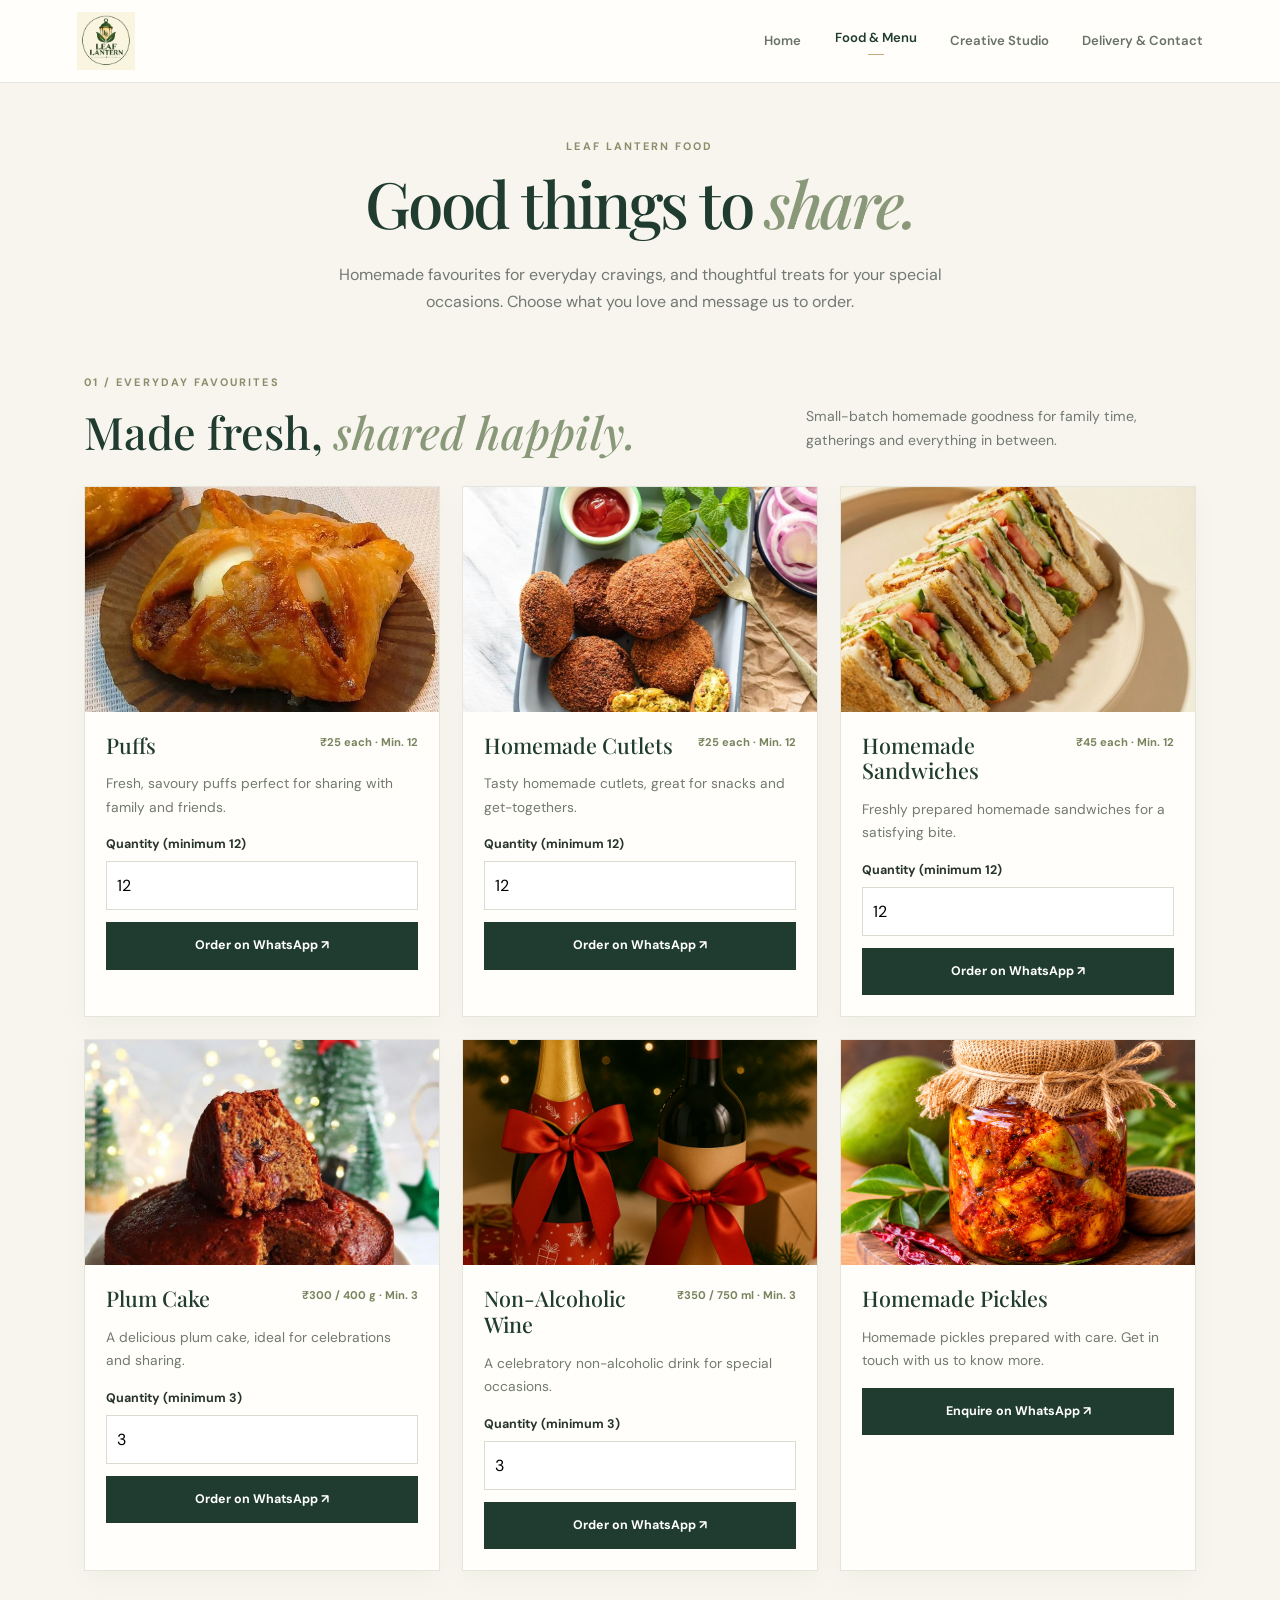
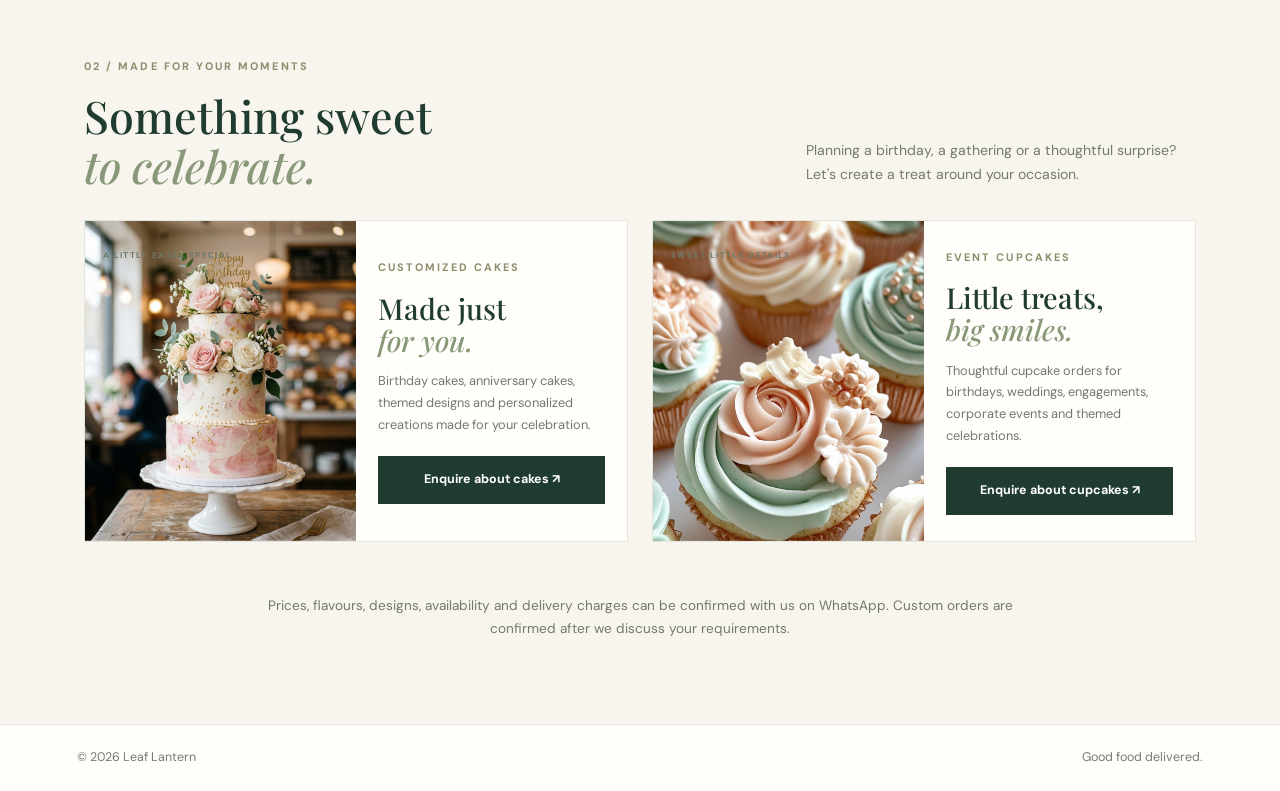
<file: index.html>
<!DOCTYPE html>
<html lang="en">
<head>
    <meta charset="UTF-8">
    <meta name="viewport" content="width=device-width, initial-scale=1">

    <meta name="description" content="Homemade favourites, customized cakes and event cupcakes from Leaf Lantern Food.">

    <title>Food &amp; Menu | Leaf Lantern</title>

    <link rel="stylesheet" href="styles.css">

    <style>
        /* Cake and cupcake photo styling */
        .occasion-visual {
            position: relative;
            overflow: hidden;
        }

        .occasion-photo {
            display: block;
            position: absolute;
            inset: 0;
            width: 100%;
            height: 100%;
            object-fit: cover;
            object-position: center;
            z-index: 0;
        }

        .occasion-visual .visual-label {
            position: relative;
            z-index: 1;
        }
    </style>
</head>

<body>

<header class="site-header">
    <a class="brand" href="index.html">
        <img src="assets/Leaf Lantern_ Good Food Delivered.png" alt="Leaf Lantern">
    </a>

    <button class="menu-toggle" aria-label="Toggle navigation" aria-expanded="false">
        ☰
    </button>

    <nav class="nav">
        <a href="index.html">Home</a>
        <a class="active" href="menu.html">Food &amp; Menu</a>
        <a href="creative-studio.html">Creative Studio</a>
        <a href="delivery.html">Delivery &amp; Contact</a>
    </nav>
</header>

<main class="page-main">

    <!-- PAGE INTRODUCTION -->
    <section class="page-heading">
        <p class="eyebrow">LEAF LANTERN FOOD</p>

        <h1>Good things to <em>share.</em></h1>

        <p>
            Homemade favourites for everyday cravings, and thoughtful treats
            for your special occasions. Choose what you love and message us to order.
        </p>
    </section>


    <!-- EVERYDAY FOOD PRODUCTS -->
    <section class="menu-category">

        <div class="category-heading">
            <div>
                <p class="eyebrow">01 / EVERYDAY FAVOURITES</p>
                <h2>Made fresh, <em>shared happily.</em></h2>
            </div>

            <p>
                Small-batch homemade goodness for family time, gatherings
                and everything in between.
            </p>
        </div>

        <section class="product-grid">

            <!-- PUFFS -->
            <article class="product-card">
                <div class="product-art">
                    <img src="assets/puffs.jpg.jpeg" alt="Freshly baked puffs">
                </div>

                <div class="product-info">
                    <div class="product-top">
                        <h2>Puffs</h2>
                        <span class="tag">₹25 each · Min. 12</span>
                    </div>

                    <p>
                        Fresh, savoury puffs perfect for sharing with family and friends.
                    </p>

                    <label for="qty-puffs">Quantity (minimum 12)</label>
                    <input id="qty-puffs" type="number" min="12" step="1" value="12">

                    <button class="order-button"
                        onclick="orderProduct('Puffs',25,12,'qty-puffs')">
                        Order on WhatsApp ↗
                    </button>
                </div>
            </article>


            <!-- HOMEMADE CUTLETS -->
            <article class="product-card">
                <div class="product-art">
                    <img src="assets/cutlet.jpg.jpeg" alt="Homemade cutlets">
                </div>

                <div class="product-info">
                    <div class="product-top">
                        <h2>Homemade Cutlets</h2>
                        <span class="tag">₹25 each · Min. 12</span>
                    </div>

                    <p>
                        Tasty homemade cutlets, great for snacks and get-togethers.
                    </p>

                    <label for="qty-cutlets">Quantity (minimum 12)</label>
                    <input id="qty-cutlets" type="number" min="12" step="1" value="12">

                    <button class="order-button"
                        onclick="orderProduct('Homemade Cutlets',25,12,'qty-cutlets')">
                        Order on WhatsApp ↗
                    </button>
                </div>
            </article>


            <!-- HOMEMADE SANDWICHES -->
            <article class="product-card">
                <div class="product-art">
                    <img src="assets/sandwich.jpg.jpeg" alt="Homemade sandwiches">
                </div>

                <div class="product-info">
                    <div class="product-top">
                        <h2>Homemade Sandwiches</h2>
                        <span class="tag">₹45 each · Min. 12</span>
                    </div>

                    <p>
                        Freshly prepared homemade sandwiches for a satisfying bite.
                    </p>

                    <label for="qty-sandwiches">Quantity (minimum 12)</label>
                    <input id="qty-sandwiches" type="number" min="12" step="1" value="12">

                    <button class="order-button"
                        onclick="orderProduct('Homemade Sandwiches',45,12,'qty-sandwiches')">
                        Order on WhatsApp ↗
                    </button>
                </div>
            </article>


            <!-- PLUM CAKE -->
            <article class="product-card">
                <div class="product-art">
                    <img src="assets/plum-cake.jpg.jpeg" alt="Homemade plum cake">
                </div>

                <div class="product-info">
                    <div class="product-top">
                        <h2>Plum Cake</h2>
                        <span class="tag">₹300 / 400 g · Min. 3</span>
                    </div>

                    <p>
                        A delicious plum cake, ideal for celebrations and sharing.
                    </p>

                    <label for="qty-cake">Quantity (minimum 3)</label>
                    <input id="qty-cake" type="number" min="3" step="1" value="3">

                    <button class="order-button"
                        onclick="orderProduct('Plum Cake',300,3,'qty-cake')">
                        Order on WhatsApp ↗
                    </button>
                </div>
            </article>


            <!-- NON-ALCOHOLIC WINE -->
            <article class="product-card">
                <div class="product-art">
                    <img src="assets/wine.jpg.webp" alt="Non-alcoholic wine">
                </div>

                <div class="product-info">
                    <div class="product-top">
                        <h2>Non-Alcoholic Wine</h2>
                        <span class="tag">₹350 / 750 ml · Min. 3</span>
                    </div>

                    <p>
                        A celebratory non-alcoholic drink for special occasions.
                    </p>

                    <label for="qty-wine">Quantity (minimum 3)</label>
                    <input id="qty-wine" type="number" min="3" step="1" value="3">

                    <button class="order-button"
                        onclick="orderProduct('Non-Alcoholic Wine',350,3,'qty-wine')">
                        Order on WhatsApp ↗
                    </button>
                </div>
            </article>


            <!-- HOMEMADE PICKLES -->
            <article class="product-card">
                <div class="product-art">
                    <img src="assets/homemade-pickles.png"
                         alt="Homemade mango pickles">
                </div>

                <div class="product-info">
                    <div class="product-top">
                        <h2>Homemade Pickles</h2>
                    </div>

                    <p>
                        Homemade pickles prepared with care. Get in touch
                        with us to know more.
                    </p>

                    <button class="order-button"
                        onclick="enquireWhatsApp('Hello Leaf Lantern! I would like to enquire about homemade pickles. Please share the available options and details.')">
                        Enquire on WhatsApp ↗
                    </button>
                </div>
            </article>

        </section>
    </section>


    <!-- CUSTOMIZED CAKES AND EVENT CUPCAKES -->
    <section class="occasion-section">

        <div class="category-heading">
            <div>
                <p class="eyebrow">02 / MADE FOR YOUR MOMENTS</p>

                <h2>
                    Something sweet<br>
                    <em>to celebrate.</em>
                </h2>
            </div>

            <p>
                Planning a birthday, a gathering or a thoughtful surprise?
                Let's create a treat around your occasion.
            </p>
        </div>


        <div class="occasion-grid">

            <!-- CUSTOMIZED CAKES -->
            <article class="occasion-card cake-feature">

                <div class="occasion-visual cake-visual">

                    <span class="visual-label">A LITTLE EXTRA SPECIAL</span>

                    <img
                        class="occasion-photo"
                        src="assets/customized-birthday-cake.jpg.png"
                        alt="Customized birthday cake made for your celebration"
                        loading="lazy"
                    >

                </div>

                <div class="occasion-copy">

                    <p class="eyebrow">CUSTOMIZED CAKES</p>

                    <h3>
                        Made just<br>
                        <em>for you.</em>
                    </h3>

                    <p>
                        Birthday cakes, anniversary cakes, themed designs
                        and personalized creations made for your celebration.
                    </p>

                    <button class="order-button"
                        onclick="enquireWhatsApp('Hello Leaf Lantern! I would like to enquire about a customized cake. Please share your designs, catalogue and pricing.')">
                        Enquire about cakes ↗
                    </button>

                </div>
            </article>


            <!-- EVENT CUPCAKES -->
            <article class="occasion-card cupcake-feature">

                <div class="occasion-visual cupcake-visual">

                    <span class="visual-label">SWEET LITTLE DETAILS</span>

                    <img
                        class="occasion-photo"
                        src="assets/event-cupcakes.jpg.png"
                        alt="Decorated cupcakes for birthdays and special events"
                        loading="lazy"
                    >

                </div>

                <div class="occasion-copy">

                    <p class="eyebrow">EVENT CUPCAKES</p>

                    <h3>
                        Little treats,<br>
                        <em>big smiles.</em>
                    </h3>

                    <p>
                        Thoughtful cupcake orders for birthdays, weddings,
                        engagements, corporate events and themed celebrations.
                    </p>

                    <button class="order-button"
                        onclick="enquireWhatsApp('Hello Leaf Lantern! I would like to enquire about event cupcakes. Please share your designs, catalogue and pricing.')">
                        Enquire about cupcakes ↗
                    </button>

                </div>
            </article>

        </div>
    </section>


    <!-- ORDER INFORMATION -->
    <p class="menu-footnote">
        Prices, flavours, designs, availability and delivery charges can be
        confirmed with us on WhatsApp. Custom orders are confirmed after we
        discuss your requirements.
    </p>

</main>


<!-- FOOTER -->
<footer>
    <span>© <span id="year"></span> Leaf Lantern</span>
    <span>Good food delivered.</span>
</footer>


<script src="script.js"></script>

</body>
</html>
</file>
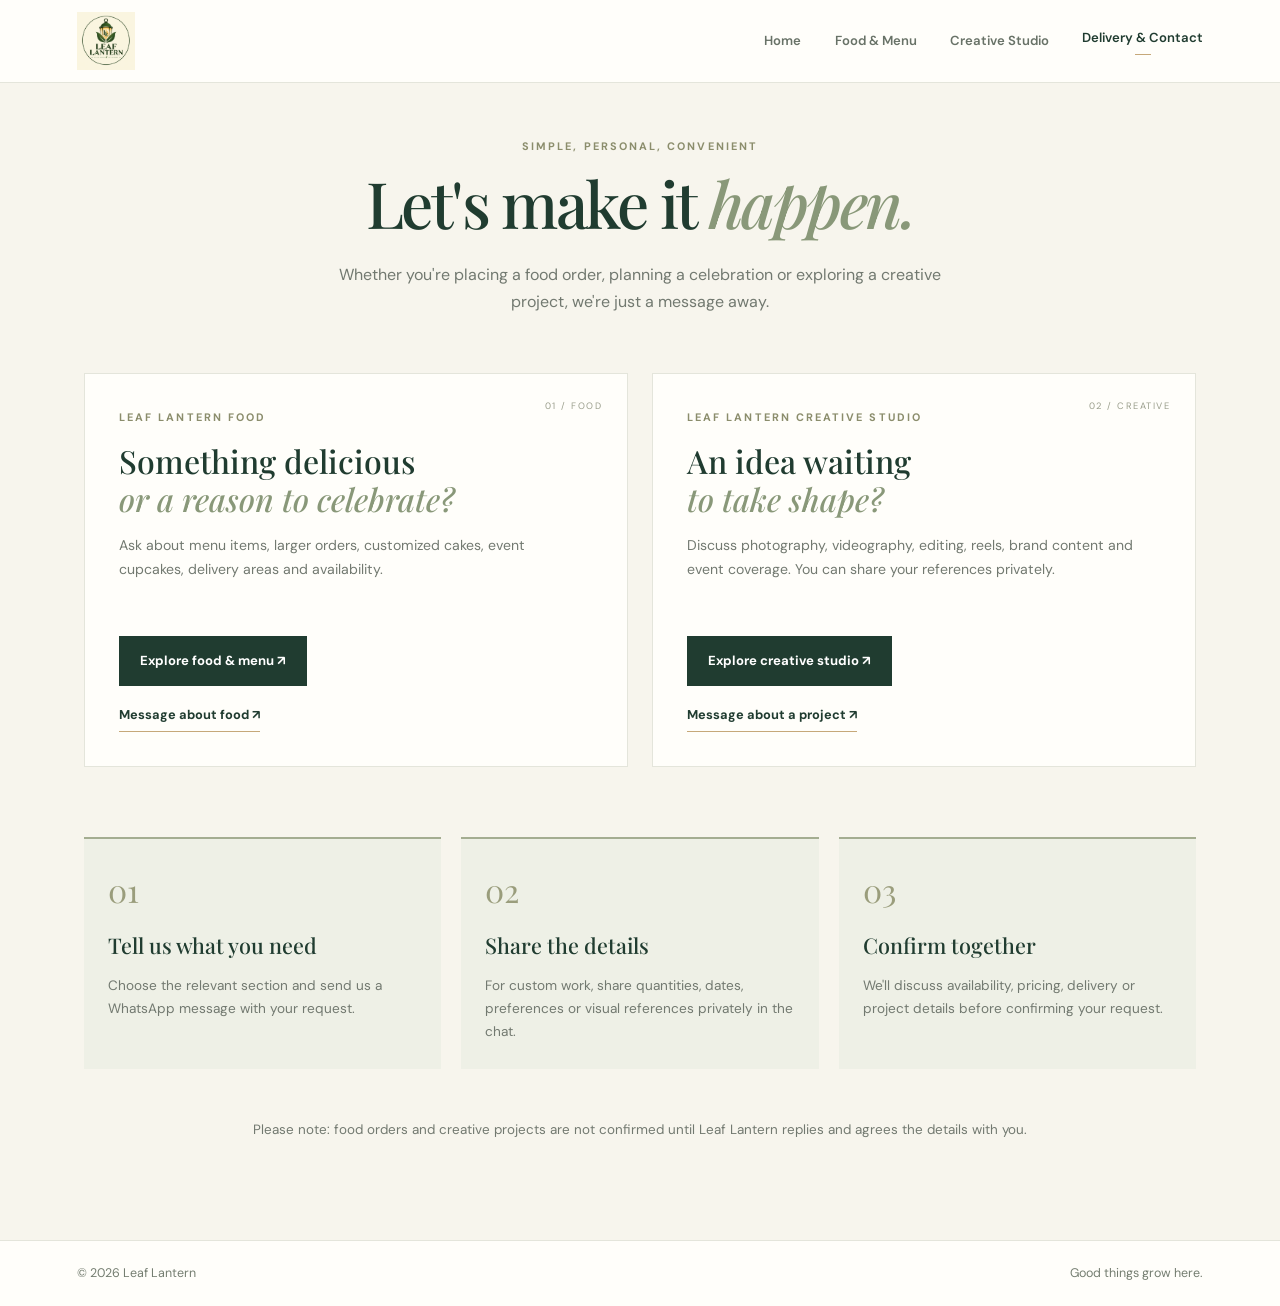
<file: delivery.html>
<!DOCTYPE html><html lang="en"><head><meta charset="UTF-8"><meta name="viewport" content="width=device-width, initial-scale=1"><meta name="description" content="Contact Leaf Lantern for food orders, custom cakes, event cupcakes and creative studio enquiries."><title>Delivery &amp; Contact | Leaf Lantern</title><link rel="stylesheet" href="styles.css"></head><body>
<header class="site-header"><a class="brand" href="index.html"><img src="assets/Leaf Lantern_ Good Food Delivered.png" alt="Leaf Lantern"></a><button class="menu-toggle" aria-label="Toggle navigation" aria-expanded="false">☰</button><nav class="nav"><a href="index.html">Home</a><a href="menu.html">Food &amp; Menu</a><a href="creative-studio.html">Creative Studio</a><a class="active" href="delivery.html">Delivery &amp; Contact</a></nav></header>
<main class="page-main"><section class="page-heading"><p class="eyebrow">SIMPLE, PERSONAL, CONVENIENT</p><h1>Let's make it <em>happen.</em></h1><p>Whether you're placing a food order, planning a celebration or exploring a creative project, we're just a message away.</p></section>
<section class="contact-choice"><article><span class="contact-index">01 / FOOD</span><p class="eyebrow">LEAF LANTERN FOOD</p><h2>Something delicious<br><em>or a reason to celebrate?</em></h2><p>Ask about menu items, larger orders, customized cakes, event cupcakes, delivery areas and availability.</p><a class="button" href="menu.html">Explore food &amp; menu ↗</a><button class="text-button" onclick="enquireWhatsApp('Hello Leaf Lantern Food! I would like to enquire about an order. Please help me with availability and details.')">Message about food ↗</button></article>
<article><span class="contact-index">02 / CREATIVE</span><p class="eyebrow">LEAF LANTERN CREATIVE STUDIO</p><h2>An idea waiting<br><em>to take shape?</em></h2><p>Discuss photography, videography, editing, reels, brand content and event coverage. You can share your references privately.</p><a class="button" href="creative-studio.html">Explore creative studio ↗</a><button class="text-button" onclick="enquireWhatsApp('Hello Leaf Lantern Creative Studio! I would like to enquire about a creative project.')">Message about a project ↗</button></article></section>
<section class="steps"><article><span class="step-number">01</span><h2>Tell us what you need</h2><p>Choose the relevant section and send us a WhatsApp message with your request.</p></article><article><span class="step-number">02</span><h2>Share the details</h2><p>For custom work, share quantities, dates, preferences or visual references privately in the chat.</p></article><article><span class="step-number">03</span><h2>Confirm together</h2><p>We'll discuss availability, pricing, delivery or project details before confirming your request.</p></article></section>
<p class="small-note">Please note: food orders and creative projects are not confirmed until Leaf Lantern replies and agrees the details with you.</p></main><footer><span>© <span id="year"></span> Leaf Lantern</span><span>Good things grow here.</span></footer><script src="script.js"></script></body></html>
</file>
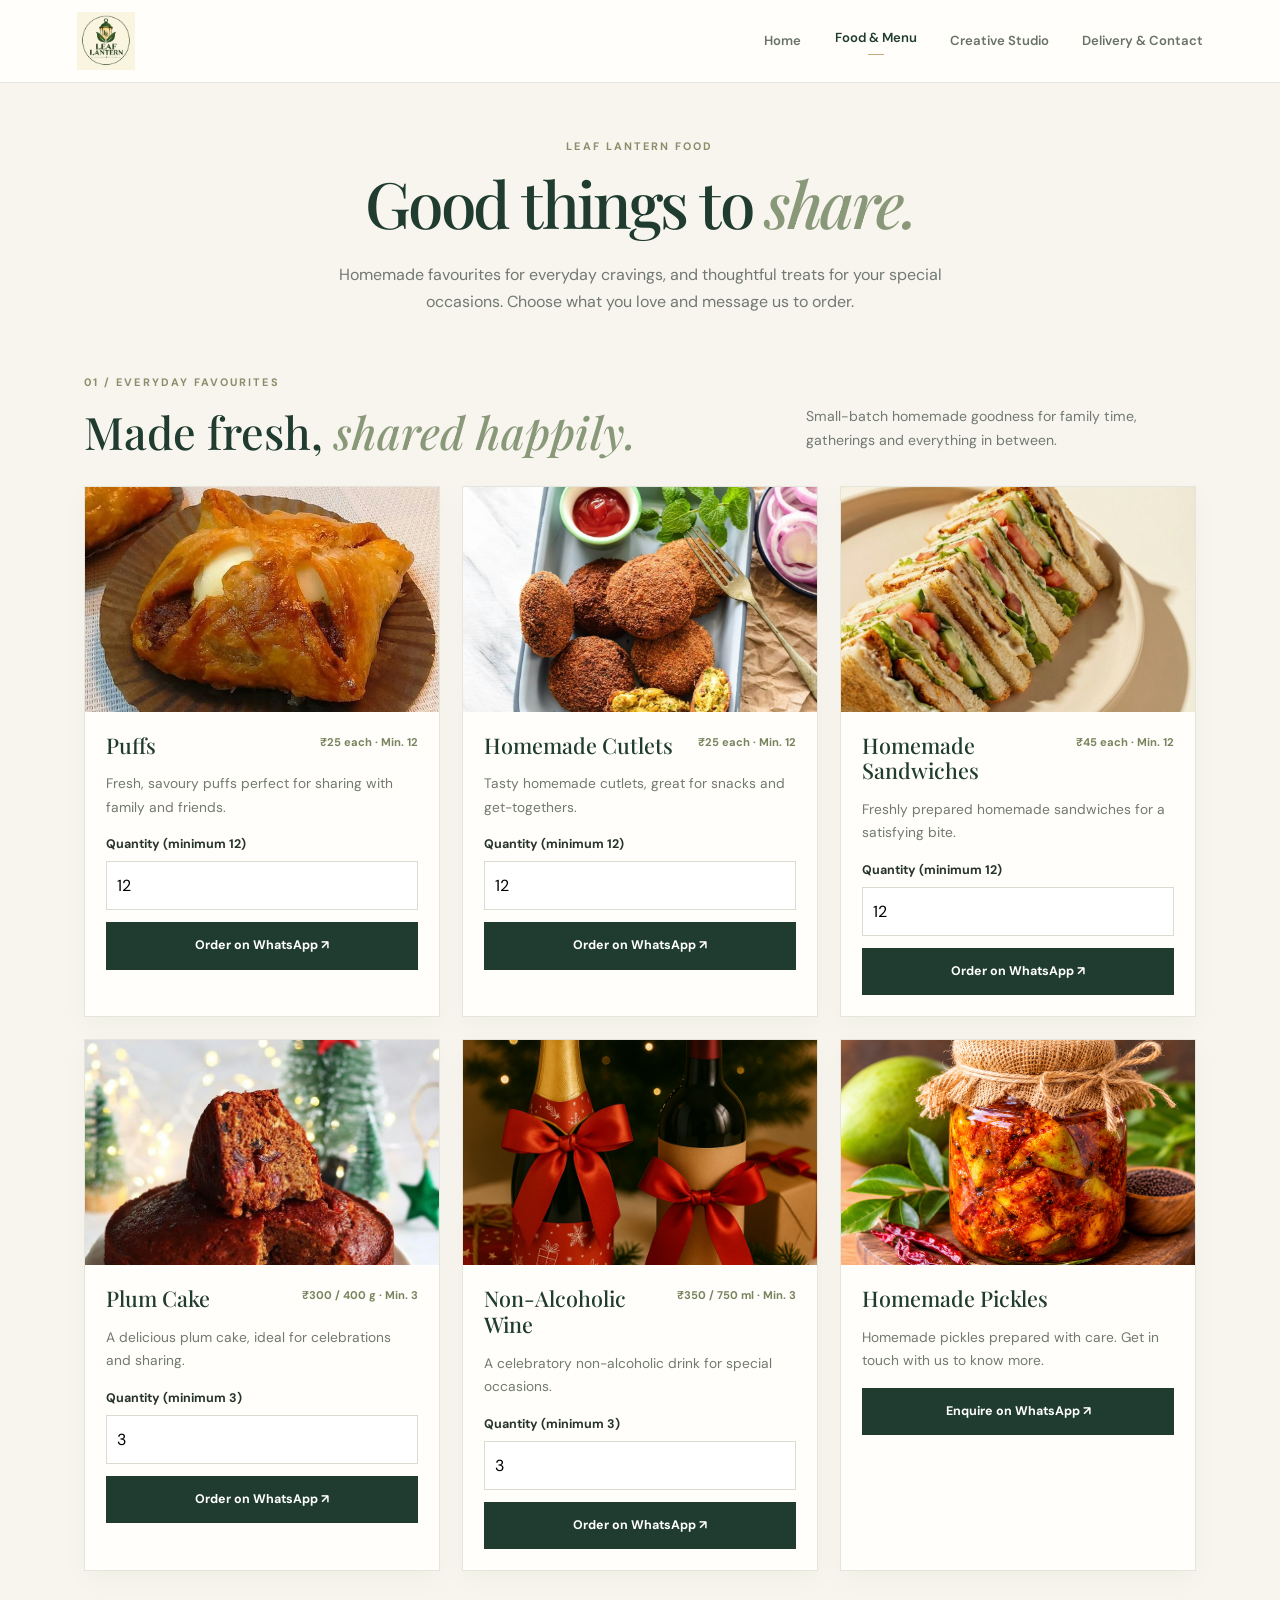
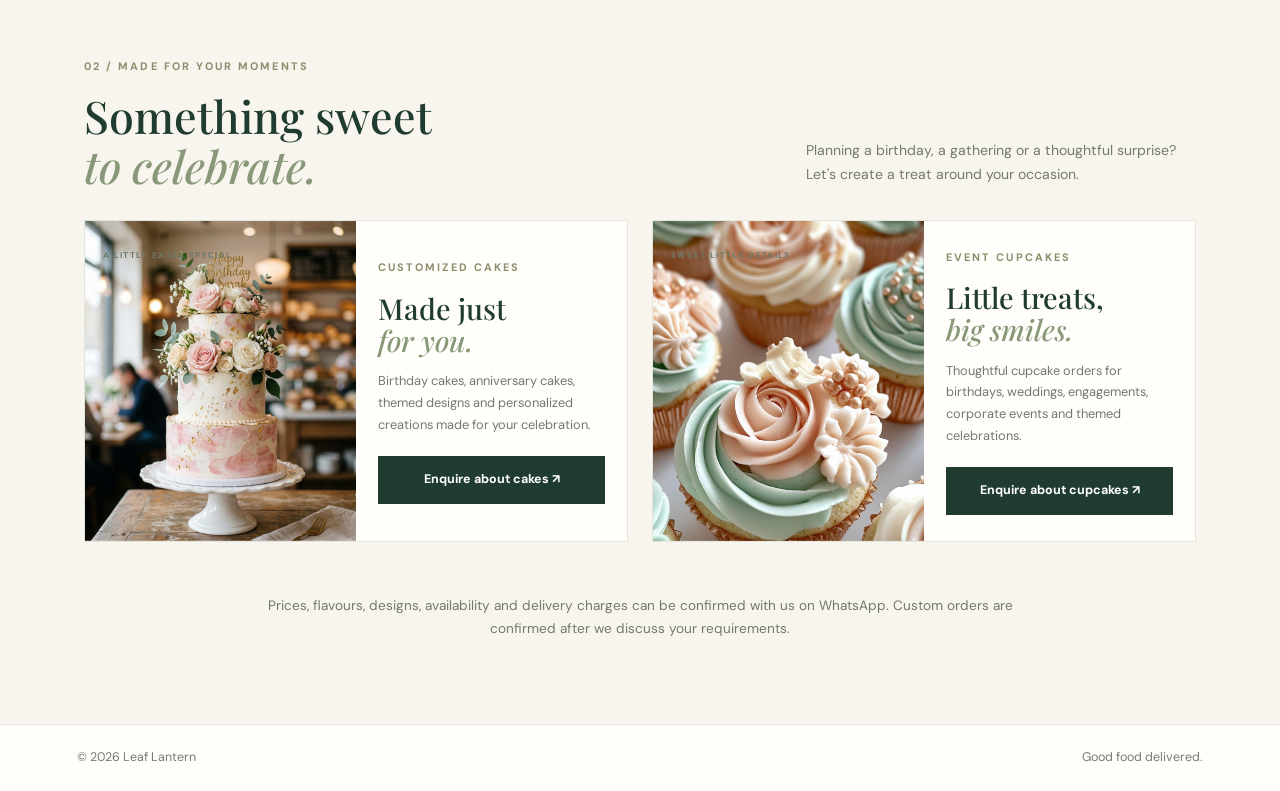
<file: menu.html>
<!DOCTYPE html>
<html lang="en">
<head>
    <meta charset="UTF-8">
    <meta name="viewport" content="width=device-width, initial-scale=1">

    <meta name="description" content="Homemade favourites, customized cakes and event cupcakes from Leaf Lantern Food.">

    <title>Food &amp; Menu | Leaf Lantern</title>

    <link rel="stylesheet" href="styles.css">

    <style>
        .occasion-visual {
            position: relative;
            overflow: hidden;
        }

        .occasion-photo {
            display: block;
            position: absolute;
            inset: 0;
            width: 100%;
            height: 100%;
            object-fit: cover;
            object-position: center;
            z-index: 0;
        }

        .occasion-visual .visual-label {
            position: relative;
            z-index: 1;
        }
    </style>
</head>

<body>

<header class="site-header">
    <a class="brand" href="index.html">
        <img src="assets/Leaf Lantern_ Good Food Delivered.png" alt="Leaf Lantern">
    </a>

    <button class="menu-toggle" aria-label="Toggle navigation" aria-expanded="false">
        ☰
    </button>

    <nav class="nav">
        <a href="index.html">Home</a>
        <a class="active" href="menu.html">Food &amp; Menu</a>
        <a href="creative-studio.html">Creative Studio</a>
        <a href="delivery.html">Delivery &amp; Contact</a>
    </nav>
</header>

<main class="page-main">

    <!-- PAGE INTRODUCTION -->
    <section class="page-heading">
        <p class="eyebrow">LEAF LANTERN FOOD</p>

        <h1>Good things to <em>share.</em></h1>

        <p>
            Homemade favourites for everyday cravings, and thoughtful treats
            for your special occasions. Choose what you love and message us to order.
        </p>
    </section>

    <!-- EVERYDAY FOOD PRODUCTS -->
    <section class="menu-category">

        <div class="category-heading">
            <div>
                <p class="eyebrow">01 / EVERYDAY FAVOURITES</p>
                <h2>Made fresh, <em>shared happily.</em></h2>
            </div>

            <p>
                Small-batch homemade goodness for family time, gatherings
                and everything in between.
            </p>
        </div>

        <section class="product-grid">

            <!-- PUFFS -->
            <article class="product-card">
                <div class="product-art">
                    <img src="assets/puffs.jpg.jpeg" alt="Freshly baked puffs">
                </div>

                <div class="product-info">
                    <div class="product-top">
                        <h2>Puffs</h2>
                        <span class="tag">₹25 each · Min. 12</span>
                    </div>

                    <p>
                        Fresh, savoury puffs perfect for sharing with family and friends.
                    </p>

                    <label for="qty-puffs">Quantity (minimum 12)</label>
                    <input id="qty-puffs" type="number" min="12" step="1" value="12">

                    <button class="order-button"
                        onclick="orderProduct('Puffs',25,12,'qty-puffs')">
                        Order on WhatsApp ↗
                    </button>
                </div>
            </article>

            <!-- HOMEMADE CUTLETS -->
            <article class="product-card">
                <div class="product-art">
                    <img src="assets/cutlet.jpg.jpeg" alt="Homemade cutlets">
                </div>

                <div class="product-info">
                    <div class="product-top">
                        <h2>Homemade Cutlets</h2>
                        <span class="tag">₹25 each · Min. 12</span>
                    </div>

                    <p>
                        Tasty homemade cutlets, great for snacks and get-togethers.
                    </p>

                    <label for="qty-cutlets">Quantity (minimum 12)</label>
                    <input id="qty-cutlets" type="number" min="12" step="1" value="12">

                    <button class="order-button"
                        onclick="orderProduct('Homemade Cutlets',25,12,'qty-cutlets')">
                        Order on WhatsApp ↗
                    </button>
                </div>
            </article>

            <!-- HOMEMADE SANDWICHES -->
            <article class="product-card">
                <div class="product-art">
                    <img src="assets/sandwich.jpg.jpeg" alt="Homemade sandwiches">
                </div>

                <div class="product-info">
                    <div class="product-top">
                        <h2>Homemade Sandwiches</h2>
                        <span class="tag">₹45 each · Min. 12</span>
                    </div>

                    <p>
                        Freshly prepared homemade sandwiches for a satisfying bite.
                    </p>

                    <label for="qty-sandwiches">Quantity (minimum 12)</label>
                    <input id="qty-sandwiches" type="number" min="12" step="1" value="12">

                    <button class="order-button"
                        onclick="orderProduct('Homemade Sandwiches',45,12,'qty-sandwiches')">
                        Order on WhatsApp ↗
                    </button>
                </div>
            </article>

            <!-- PLUM CAKE -->
            <article class="product-card">
                <div class="product-art">
                    <img src="assets/plum-cake.jpg.jpeg" alt="Homemade plum cake">
                </div>

                <div class="product-info">
                    <div class="product-top">
                        <h2>Plum Cake</h2>
                        <span class="tag">₹300 / 400 g · Min. 3</span>
                    </div>

                    <p>
                        A delicious plum cake, ideal for celebrations and sharing.
                    </p>

                    <label for="qty-cake">Quantity (minimum 3)</label>
                    <input id="qty-cake" type="number" min="3" step="1" value="3">

                    <button class="order-button"
                        onclick="orderProduct('Plum Cake',300,3,'qty-cake')">
                        Order on WhatsApp ↗
                    </button>
                </div>
            </article>

            <!-- NON-ALCOHOLIC WINE -->
            <article class="product-card">
                <div class="product-art">
                    <img src="assets/wine.jpg.webp" alt="Non-alcoholic wine">
                </div>

                <div class="product-info">
                    <div class="product-top">
                        <h2>Non-Alcoholic Wine</h2>
                        <span class="tag">₹350 / 750 ml · Min. 3</span>
                    </div>

                    <p>
                        A celebratory non-alcoholic drink for special occasions.
                    </p>

                    <label for="qty-wine">Quantity (minimum 3)</label>
                    <input id="qty-wine" type="number" min="3" step="1" value="3">

                    <button class="order-button"
                        onclick="orderProduct('Non-Alcoholic Wine',350,3,'qty-wine')">
                        Order on WhatsApp ↗
                    </button>
                </div>
            </article>

            <!-- HOMEMADE PICKLES -->
            <article class="product-card">
                <div class="product-art">
                    <img src="assets/homemade-pickles.png"
                         alt="Homemade mango pickles">
                </div>

                <div class="product-info">
                    <div class="product-top">
                        <h2>Homemade Pickles</h2>
                    </div>

                    <p>
                        Homemade pickles prepared with care. Get in touch
                        with us to know more.
                    </p>

                    <button class="order-button"
                        onclick="enquireWhatsApp('Hello Leaf Lantern! I would like to enquire about homemade pickles. Please share the available options and details.')">
                        Enquire on WhatsApp ↗
                    </button>
                </div>
            </article>

        </section>
    </section>

    <!-- CUSTOMIZED CAKES AND EVENT CUPCAKES -->
    <section class="occasion-section">

        <div class="category-heading">
            <div>
                <p class="eyebrow">02 / MADE FOR YOUR MOMENTS</p>

                <h2>
                    Something sweet<br>
                    <em>to celebrate.</em>
                </h2>
            </div>

            <p>
                Planning a birthday, a gathering or a thoughtful surprise?
                Let's create a treat around your occasion.
            </p>
        </div>

        <div class="occasion-grid">

            <!-- CUSTOMIZED CAKES -->
            <article class="occasion-card cake-feature">

                <div class="occasion-visual cake-visual">

                    <span class="visual-label">A LITTLE EXTRA SPECIAL</span>

                    <img
                        class="occasion-photo"
                        src="assets/customized-birthday-cake.jpg.png"
                        alt="Customized birthday cake made for your celebration"
                        loading="lazy"
                    >

                </div>

                <div class="occasion-copy">

                    <p class="eyebrow">CUSTOMIZED CAKES</p>

                    <h3>
                        Made just<br>
                        <em>for you.</em>
                    </h3>

                    <p>
                        Birthday cakes, anniversary cakes, themed designs
                        and personalized creations made for your celebration.
                    </p>

                    <button class="order-button"
                        onclick="enquireWhatsApp('Hello Leaf Lantern! I would like to enquire about a customized cake. Please share your designs, catalogue and pricing.')">
                        Enquire about cakes ↗
                    </button>

                </div>
            </article>

            <!-- EVENT CUPCAKES -->
            <article class="occasion-card cupcake-feature">

                <div class="occasion-visual cupcake-visual">

                    <span class="visual-label">SWEET LITTLE DETAILS</span>

                    <img
                        class="occasion-photo"
                        src="assets/event-cupcakes.jpg.png"
                        alt="Decorated cupcakes for birthdays and special events"
                        loading="lazy"
                    >

                </div>

                <div class="occasion-copy">

                    <p class="eyebrow">EVENT CUPCAKES</p>

                    <h3>
                        Little treats,<br>
                        <em>big smiles.</em>
                    </h3>

                    <p>
                        Thoughtful cupcake orders for birthdays, weddings,
                        engagements, corporate events and themed celebrations.
                    </p>

                    <button class="order-button"
                        onclick="enquireWhatsApp('Hello Leaf Lantern! I would like to enquire about event cupcakes. Please share your designs, catalogue and pricing.')">
                        Enquire about cupcakes ↗
                    </button>

                </div>
            </article>

        </div>
    </section>

    <!-- ORDER INFORMATION -->
    <p class="menu-footnote">
        Prices, flavours, designs, availability and delivery charges can be
        confirmed with us on WhatsApp. Custom orders are confirmed after we
        discuss your requirements.
    </p>

</main>

<!-- FOOTER -->
<footer>
    <span>© <span id="year"></span> Leaf Lantern</span>
    <span>Good food delivered.</span>
</footer>

<script src="script.js"></script>

</body>
</html>
</file>
<file: styles.css>
@import url('https://fonts.googleapis.com/css2?family=DM+Sans:wght@400;500;600;700&family=Playfair+Display:ital,wght@0,500;0,600;0,700;1,500;1,600&display=swap');
:root{--forest:#203c30;--forest-deep:#172c25;--sage:#899879;--sage-light:#e8ecdf;--cream:#f7f5ed;--paper:#fffefa;--ink:#27332d;--muted:#727970;--line:#e4e5db;--gold:#c6a879;--serif:'Playfair Display',Georgia,serif;--sans:'DM Sans',Arial,sans-serif}
*{box-sizing:border-box}html{scroll-behavior:smooth}body{margin:0;background:var(--cream);color:var(--ink);font-family:var(--sans);line-height:1.7}a{color:inherit;text-decoration:none}button,input{font:inherit}.site-header{display:flex;align-items:center;justify-content:space-between;gap:24px;padding:12px clamp(20px,6vw,88px);background:rgba(255,254,250,.96);border-bottom:1px solid var(--line);position:sticky;top:0;z-index:20;backdrop-filter:blur(14px)}.brand img{display:block;height:58px;width:auto;max-width:180px;object-fit:contain}.nav{display:flex;gap:clamp(16px,2.6vw,36px);align-items:center}.nav a{font-size:.82rem;font-weight:600;color:#687267;transition:color .2s}.nav a:hover,.nav a.active{color:var(--forest)}.nav a.active:after{content:'';display:block;width:16px;height:1px;background:var(--gold);margin:4px auto 0}.menu-toggle{display:none;background:none;border:0;font-size:1.5rem;color:var(--forest)}main{max-width:1240px;margin:auto;padding:54px clamp(20px,5vw,64px) 84px}.eyebrow{font-size:.68rem;letter-spacing:.19em;text-transform:uppercase;color:#8b8d6c;font-weight:700;margin:0 0 15px}.hero-copy h1,.page-heading h1,.studio-hero h1{font-family:var(--serif);font-weight:500;color:var(--forest);font-size:clamp(3rem,6.4vw,5.6rem);line-height:1.04;letter-spacing:-.04em;margin:0 0 24px}.hero-copy h1 em,.page-heading h1 em,.studio-hero h1 em,.division-copy h3 em,.section-heading h2 em,.category-heading h2 em,.occasion-copy h3 em,.studio-manifesto h2 em,.how-section h2 em{color:var(--sage);font-weight:500}.lead,.hero-copy>p:not(.eyebrow){max-width:530px;color:var(--muted);font-size:1rem}.home-hero{display:grid;grid-template-columns:1.05fr .95fr;gap:5vw;align-items:center;min-height:560px;padding:30px 0 64px}.hero-actions{display:flex;align-items:center;gap:26px;margin:30px 0 24px}.button{display:inline-flex;align-items:center;justify-content:center;gap:18px;background:var(--forest);color:white;border:1px solid var(--forest);padding:13px 20px;font-size:.82rem;font-weight:700;cursor:pointer;transition:.2s}.button:hover,.order-button:hover{background:#315442;transform:translateY(-1px)}.text-link,.arrow-link{font-size:.83rem;font-weight:700;color:var(--forest);border:0;background:none;padding:0;cursor:pointer}.text-link{border-bottom:1px solid var(--gold);padding-bottom:4px}.hero-note{font-size:.76rem;color:#858a7d;letter-spacing:.02em}.leaf-dot{color:var(--gold);margin-right:8px}.hero-visual{min-height:440px;position:relative;display:flex;flex-direction:column;align-items:center;justify-content:center;background:#e9ebdf;overflow:hidden}.hero-visual:before{content:'';position:absolute;width:68%;aspect-ratio:1;border-radius:50%;background:#d9dfcf}.visual-orbit{position:absolute;border:1px solid #aab39e;border-radius:50%;width:83%;aspect-ratio:1}.orbit-two{width:100%;border-color:#c3c9b9}.hero-monogram{position:relative;z-index:1;font-family:var(--serif);font-size:clamp(8rem,17vw,14rem);color:var(--forest);line-height:1}.hero-monogram span{font-family:var(--sans);font-size:2rem;color:var(--gold);vertical-align:top}.hero-visual>p{position:absolute;bottom:24px;text-align:center;letter-spacing:.22em;font-size:.68rem;font-weight:700;color:var(--forest)}.hero-visual small{font-size:.52rem;letter-spacing:.25em;color:#7c8778}.intro-strip{border-top:1px solid var(--line);border-bottom:1px solid var(--line);padding:22px 0;display:flex;justify-content:space-between;gap:20px;align-items:center}.intro-strip p{font-size:.66rem;letter-spacing:.18em;font-weight:700;color:#8a8d70;margin:0}.intro-strip span{font-family:var(--serif);font-style:italic;color:#6f786d}.world-section{padding:90px 0 45px}.section-heading{text-align:center;margin-bottom:42px}.section-heading h2,.category-heading h2,.studio-manifesto h2,.how-section h2{font-family:var(--serif);font-size:clamp(2.3rem,4.3vw,3.7rem);line-height:1.13;font-weight:500;color:var(--forest);margin:0}.division-grid{display:grid;grid-template-columns:1fr 1fr;gap:26px}.division-card{background:var(--paper);border:1px solid var(--line)}.division-art{height:300px;position:relative;overflow:hidden;display:flex;align-items:center;justify-content:center}.food-art{background:#e9e5d8}.studio-art{background:#253a33}.art-kicker{position:absolute;top:20px;left:22px;font-size:.6rem;letter-spacing:.2em;font-weight:700;color:#667264}.studio-art .art-kicker{color:#d5d8c9}.food-plate{width:190px;height:190px;border-radius:50%;background:#f9f7ed;border:12px solid #d6d0bd;box-shadow:0 18px 35px #293a2d1c;display:flex;align-items:center;justify-content:center;position:relative}.food-plate:before{content:'';position:absolute;inset:13px;border:1px solid #d6c9a8;border-radius:50%}.food-plate i{position:absolute;width:90px;height:90px;border-radius:50%;background:#d4b98b;opacity:.28}.food-plate b{position:relative;font-family:var(--serif);font-size:1.4rem;line-height:1.1;text-align:center;color:var(--forest);font-weight:500}.studio-frame{width:210px;height:205px;border:1px solid #aab49e;position:relative;display:flex;align-items:flex-end;padding:18px;color:#e8e8d9;font-family:var(--serif);font-size:1.25rem;letter-spacing:.06em;line-height:1.2}.frame-sun{position:absolute;width:95px;height:95px;border-radius:50%;background:#c8aa7d;top:28px;right:30px}.frame-line{position:absolute;left:30px;top:60px;width:100px;height:130px;border:1px solid #819185}.division-copy{padding:28px 32px 34px}.division-copy .eyebrow{margin-bottom:9px}.division-copy h3,.occasion-copy h3{font-family:var(--serif);font-size:2.15rem;line-height:1.12;font-weight:500;color:var(--forest);margin:0 0 14px}.division-copy>p:not(.eyebrow),.occasion-copy>p:not(.eyebrow){color:var(--muted);font-size:.9rem;max-width:470px}.arrow-link{display:inline-flex;gap:22px;align-items:center;margin-top:12px;border-bottom:1px solid #c9b58e;padding-bottom:7px}.closing-band{background:var(--forest-deep);color:#f8f5eb;text-align:center;padding:62px 24px;margin-top:70px}.closing-band .eyebrow{color:#c6b38e}.closing-band h2{font-family:var(--serif);font-weight:500;font-size:clamp(2.3rem,4vw,3.5rem);line-height:1.12;margin:0 0 16px}.closing-band>p:not(.eyebrow){color:#c5cec4;max-width:490px;margin:0 auto 24px;font-size:.9rem}.button-light{background:#f5f1e6;color:var(--forest);border-color:#f5f1e6}.button-light:hover{background:#e4ddca}.page-main{min-height:68vh}.page-heading{max-width:760px;margin:0 auto 58px;text-align:center}.page-heading h1{font-size:clamp(2.8rem,5vw,4.4rem)}.page-heading>p:last-child{color:var(--muted);max-width:640px;margin:0 auto}.category-heading{display:flex;justify-content:space-between;align-items:flex-end;gap:28px;margin:0 0 28px}.category-heading h2{font-size:clamp(2rem,3.5vw,3rem)}.category-heading>p{max-width:390px;color:var(--muted);font-size:.88rem;margin:0 0 5px}.menu-category{margin-bottom:76px}.product-grid{display:grid;grid-template-columns:repeat(3,minmax(0,1fr));gap:22px}.product-card{background:var(--paper);border:1px solid var(--line);overflow:hidden;box-shadow:0 8px 25px #24392b08}.product-art{width:100%;height:225px;overflow:hidden;background:#e9eadf}.product-art img{display:block;width:100%;height:100%;object-fit:cover;object-position:center;transition:transform .5s}.product-card:hover .product-art img{transform:scale(1.035)}.product-info{padding:21px}.product-top{display:flex;justify-content:space-between;align-items:flex-start;gap:10px}.product-top h2{font-family:var(--serif);font-size:1.35rem;line-height:1.2;margin:0;color:var(--forest);font-weight:500}.tag{font-size:.7rem;font-weight:700;color:#78845e;text-align:right;white-space:nowrap}.product-info p{font-size:.86rem;color:var(--muted);min-height:48px}.product-info label{display:block;font-size:.78rem;font-weight:700;margin:13px 0 6px}.product-info input{width:100%;padding:10px;border:1px solid #d9ddcf;background:white;font:inherit;margin-bottom:12px}.order-button{width:100%;background:var(--forest);color:white;border:1px solid var(--forest);padding:12px 14px;font-size:.78rem;font-weight:700;cursor:pointer;transition:.2s}.menu-footnote{margin:32px auto 0;text-align:center;color:var(--muted);font-size:.85rem;max-width:800px}.occasion-section{padding:10px 0 20px}.occasion-grid{display:grid;grid-template-columns:1fr 1fr;gap:24px}.occasion-card{background:var(--paper);border:1px solid var(--line);display:grid;grid-template-columns:1fr 1fr;min-height:310px}.occasion-visual{position:relative;min-height:300px;display:flex;align-items:center;justify-content:center;overflow:hidden}.cake-visual{background:#eee4d8}.cupcake-visual{background:#e4e9dc}.visual-label{position:absolute;top:16px;left:16px;font-size:.52rem;letter-spacing:.16em;font-weight:700;color:#6d7768}.cake-illustration{width:145px;height:150px;position:relative}.cake-body{position:absolute;bottom:22px;left:15px;width:115px;height:75px;background:#d6bca0;border-radius:8px 8px 14px 14px;box-shadow:inset 0 -12px #c7a989}.cake-top{position:absolute;z-index:1;bottom:85px;left:15px;width:115px;height:35px;border-radius:50%;background:#f8f0e3;border:2px solid #d7c2a5}.cake-stand{position:absolute;bottom:0;left:0;width:145px;height:12px;background:#b8a58d;border-radius:50%}.cupcake-row{display:flex;gap:9px;align-items:flex-end}.cupcake-row i{width:48px;height:50px;background:#e6c6b4;border-radius:8px 8px 12px 12px;position:relative;box-shadow:inset 0 -7px #d6b19e}.cupcake-row i:before{content:'';position:absolute;left:2px;top:-25px;width:44px;height:34px;border-radius:50% 50% 38% 38%;background:#f5eee2;border-bottom:4px solid #d7bfa9}.cupcake-row i:nth-child(2){transform:translateY(-10px);background:#c7d0b7}.occasion-copy{padding:26px 22px;align-self:center}.occasion-copy h3{font-size:1.8rem}.occasion-copy>p:not(.eyebrow){font-size:.8rem}.occasion-copy .order-button{margin-top:8px}.studio-page{padding-top:38px}.studio-hero{display:grid;grid-template-columns:1fr 1fr;gap:6vw;align-items:center;min-height:520px}.studio-hero h1{font-size:clamp(3rem,5.5vw,5rem)}.studio-hero-copy>p:not(.eyebrow){max-width:490px;color:var(--muted);margin-bottom:28px}.studio-hero-art{height:430px;background:#263b34;position:relative;overflow:hidden;display:flex;align-items:center;justify-content:center}.studio-sun{position:absolute;width:250px;height:250px;border-radius:50%;background:#c6a879;right:10%;top:7%;opacity:.95}.studio-window{width:65%;height:75%;border:1px solid #a8b4a2;position:relative;z-index:1;display:flex;align-items:flex-end;padding:25px;color:#f5f1e7;font-family:var(--serif);font-size:1.6rem;letter-spacing:.08em;line-height:1.2}.window-shape{position:absolute;left:14%;top:12%;width:48%;height:76%;border:1px solid #87988b}.studio-caption{position:absolute;bottom:16px;right:18px;color:#d5d9ca;font-size:.52rem;letter-spacing:.2em}.studio-manifesto{text-align:center;padding:75px 20px 85px;border-top:1px solid var(--line);border-bottom:1px solid var(--line);margin:50px 0 75px}.studio-manifesto h2{font-size:clamp(2.3rem,4vw,3.5rem)}.studio-manifesto>p:last-child{max-width:600px;margin:20px auto 0;color:var(--muted)}.services-section{margin-bottom:80px}.services-grid{display:grid;grid-template-columns:repeat(3,1fr);gap:16px}.service-card{position:relative;background:var(--paper);border:1px solid var(--line);padding:25px;min-height:270px}.service-number{position:absolute;right:22px;top:18px;font-size:.65rem;color:#9b9e8b;letter-spacing:.12em}.service-symbol{height:65px;width:65px;background:#e9ecdf;border-radius:50%;display:flex;align-items:center;justify-content:center;margin-bottom:22px}.service-symbol span{display:block;width:26px;height:26px;border:1px solid #6f806d;position:relative}.symbol-photo span{border-radius:50%}.symbol-photo span:after{content:'';position:absolute;width:7px;height:7px;border-radius:50%;background:#c6a879;left:8px;top:8px}.symbol-video span{width:0;height:0;border-top:13px solid transparent;border-bottom:13px solid transparent;border-left:19px solid #6f806d;border-right:0}.symbol-edit span{transform:rotate(45deg);border-color:#6f806d}.symbol-brand span{border-radius:50% 50% 0 50%}.symbol-event span{border-radius:50% 50% 4px 4px}.service-card h3{font-family:var(--serif);font-size:1.45rem;font-weight:500;color:var(--forest);margin:0 0 9px}.service-card>p:not(.eyebrow){font-size:.82rem;color:var(--muted);margin:0}.service-note{background:#e9ecdf}.service-note h3{font-size:1.7rem}.service-note .arrow-link{margin-top:18px}.how-section{display:grid;grid-template-columns:.8fr 1.2fr;gap:8vw;padding:65px 0;border-top:1px solid var(--line)}.how-section ol{list-style:none;padding:0;margin:0}.how-section li{display:flex;gap:24px;padding:17px 0;border-bottom:1px solid var(--line)}.how-section li>b{font-size:.7rem;color:#9a8a68;letter-spacing:.1em}.how-section li span{display:flex;flex-direction:column}.how-section li strong{font-family:var(--serif);font-size:1.2rem;font-weight:500;color:var(--forest)}.how-section li small{font-size:.82rem;color:var(--muted);margin-top:3px}.contact-choice{display:grid;grid-template-columns:1fr 1fr;gap:24px;margin-bottom:70px}.contact-choice article{background:var(--paper);border:1px solid var(--line);padding:34px;position:relative}.contact-index{position:absolute;right:25px;top:25px;font-size:.58rem;letter-spacing:.16em;color:#9a9e8c}.contact-choice h2{font-family:var(--serif);font-size:2rem;font-weight:500;line-height:1.2;color:var(--forest);margin:0 0 15px}.contact-choice h2 em{color:var(--sage)}.contact-choice article>p:not(.eyebrow){font-size:.88rem;color:var(--muted);min-height:76px}.contact-choice .button{margin-top:12px}.text-button{display:block;margin-top:18px;background:none;border:0;border-bottom:1px solid var(--gold);padding:0 0 5px;color:var(--forest);font-size:.8rem;font-weight:700;cursor:pointer}.steps{display:grid;grid-template-columns:repeat(3,1fr);gap:20px;margin:50px 0}.steps article{padding:24px 24px 26px;background:#eef0e6;border-top:2px solid #a4ad91}.step-number{font-family:var(--serif);font-size:2rem;color:#9a9d7c}.steps h2{font-family:var(--serif);font-size:1.35rem;font-weight:500;color:var(--forest);margin:10px 0}.steps p{font-size:.85rem;color:var(--muted);margin:0}.small-note{font-size:.84rem;color:var(--muted);text-align:center}footer{display:flex;justify-content:space-between;gap:20px;padding:22px clamp(20px,6vw,88px);border-top:1px solid var(--line);font-size:.78rem;color:#747d70;background:#fffefa}
@media(max-width:900px){.nav{gap:15px}.nav a{font-size:.75rem}.home-hero{min-height:470px}.product-grid{grid-template-columns:repeat(2,minmax(0,1fr))}.occasion-card{grid-template-columns:1fr}.occasion-visual{min-height:230px}.services-grid{grid-template-columns:repeat(2,1fr)}.studio-hero-art{height:370px}}
@media(max-width:680px){.site-header{flex-wrap:wrap}.menu-toggle{display:block}.nav{display:none;width:100%;flex-direction:column;align-items:flex-start;gap:12px;padding:8px 0 12px}.nav.open{display:flex}.nav a.active:after{display:none}main{padding:32px 18px 58px}.home-hero,.studio-hero{grid-template-columns:1fr;gap:28px;padding:20px 0 42px}.hero-visual{min-height:300px;order:-1}.hero-monogram{font-size:9rem}.hero-copy h1,.studio-hero h1{font-size:3.35rem}.intro-strip{align-items:flex-start;flex-direction:column;gap:6px}.world-section{padding:60px 0 25px}.division-grid,.occasion-grid,.contact-choice{grid-template-columns:1fr}.division-art{height:250px}.category-heading{display:block}.category-heading>p{margin-top:12px}.product-grid{grid-template-columns:1fr}.product-art{height:235px}.product-top{flex-direction:row}.tag{text-align:right;white-space:normal}.occasion-card{grid-template-columns:1fr 1fr}.occasion-visual{min-height:270px}.occasion-copy{padding:20px 16px}.occasion-copy h3{font-size:1.55rem}.studio-hero-art{height:330px;order:-1}.studio-manifesto{padding:55px 8px;margin:25px 0 55px}.services-grid{grid-template-columns:1fr}.service-card{min-height:230px}.how-section{grid-template-columns:1fr;gap:28px;padding:48px 0}.steps{grid-template-columns:1fr;margin:35px 0}.contact-choice article{padding:28px 22px}.contact-choice article>p:not(.eyebrow){min-height:0}.closing-band{margin-top:45px;padding:48px 18px}footer{flex-direction:column;gap:4px}}
@media(max-width:420px){.occasion-card{grid-template-columns:1fr}.occasion-visual{min-height:220px}.occasion-copy{padding:24px}.hero-actions{gap:16px;flex-wrap:wrap}.product-top{flex-direction:column}.tag{text-align:left}.brand img{height:50px}}
/* Fix visibility and sizing of cake and cupcake photos */
.occasion-visual {
    position: relative;
    display: block;
    width: 100%;
    min-height: 320px;
    height: 320px;
    overflow: hidden;
}

.occasion-visual .occasion-photo {
    position: absolute;
    display: block;
    inset: 0;
    width: 100%;
    height: 100%;
    object-fit: cover;
    object-position: center;
    z-index: 0;
}

.occasion-visual .visual-label {
    position: absolute;
    top: 18px;
    left: 18px;
    z-index: 2;
}
/* Homepage hero: display the official Leaf Lantern logo */
.home-hero .hero-visual {
    display: flex !important;
    align-items: center;
    justify-content: center;
    background: transparent !important;
    border: none !important;
    box-shadow: none !important;
    border-radius: 0 !important;
    overflow: visible;
}

.home-hero .hero-visual::before,
.home-hero .hero-visual::after {
    display: none !important;
    content: none !important;
}

.home-hero .hero-brand-logo {
    display: block !important;
    width: 100%;
    max-width: 420px;
    height: auto;
    object-fit: contain;
    position: relative;
    z-index: 5;
}

/* LEAF LANTERN MENU PAGE */

.menu-grid {
    display: grid;
    grid-template-columns: repeat(3, minmax(0, 1fr));
    gap: 22px;
}

.menu-card {
    background: var(--paper);
    border: 1px solid var(--line);
    overflow: hidden;
    box-shadow: 0 8px 25px #24392b08;
}

.menu-card > img {
    display: block !important;
    width: 100% !important;
    height: 250px !important;
    object-fit: cover !important;
    object-position: center;
    visibility: visible !important;
    opacity: 1 !important;
}

.menu-card-content {
    padding: 21px;
}

.menu-card-content h3 {
    font-family: var(--serif);
    font-size: 1.4rem;
    font-weight: 500;
    color: var(--forest);
    margin: 0 0 10px;
}

.menu-card-content p {
    color: var(--muted);
    font-size: 0.86rem;
}

.menu-card-content .price {
    color: var(--forest);
    font-weight: 700;
}

.menu-card-content .minimum {
    font-size: 0.78rem;
}

.menu-card-content button {
    width: 100%;
    padding: 12px 14px;
    background: var(--forest);
    color: white;
    border: 1px solid var(--forest);
    font-weight: 700;
    cursor: pointer;
    margin-top: 10px;
}

.menu-card-content button:hover {
    background: #315442;
}

.special-orders {
    margin-top: 75px;
}

.menu-cta {
    background: var(--forest-deep);
    color: white;
    text-align: center;
    padding: 55px 25px;
    margin-top: 65px;
}

.menu-cta h2 {
    font-family: var(--serif);
    font-size: 2.5rem;
}

.menu-cta p {
    color: #c5cec4;
}

@media (max-width: 900px) {
    .menu-grid {
        grid-template-columns: repeat(2, minmax(0, 1fr));
    }
}

@media (max-width: 600px) {
    .menu-grid {
        grid-template-columns: 1fr;
    }
}
</file>
